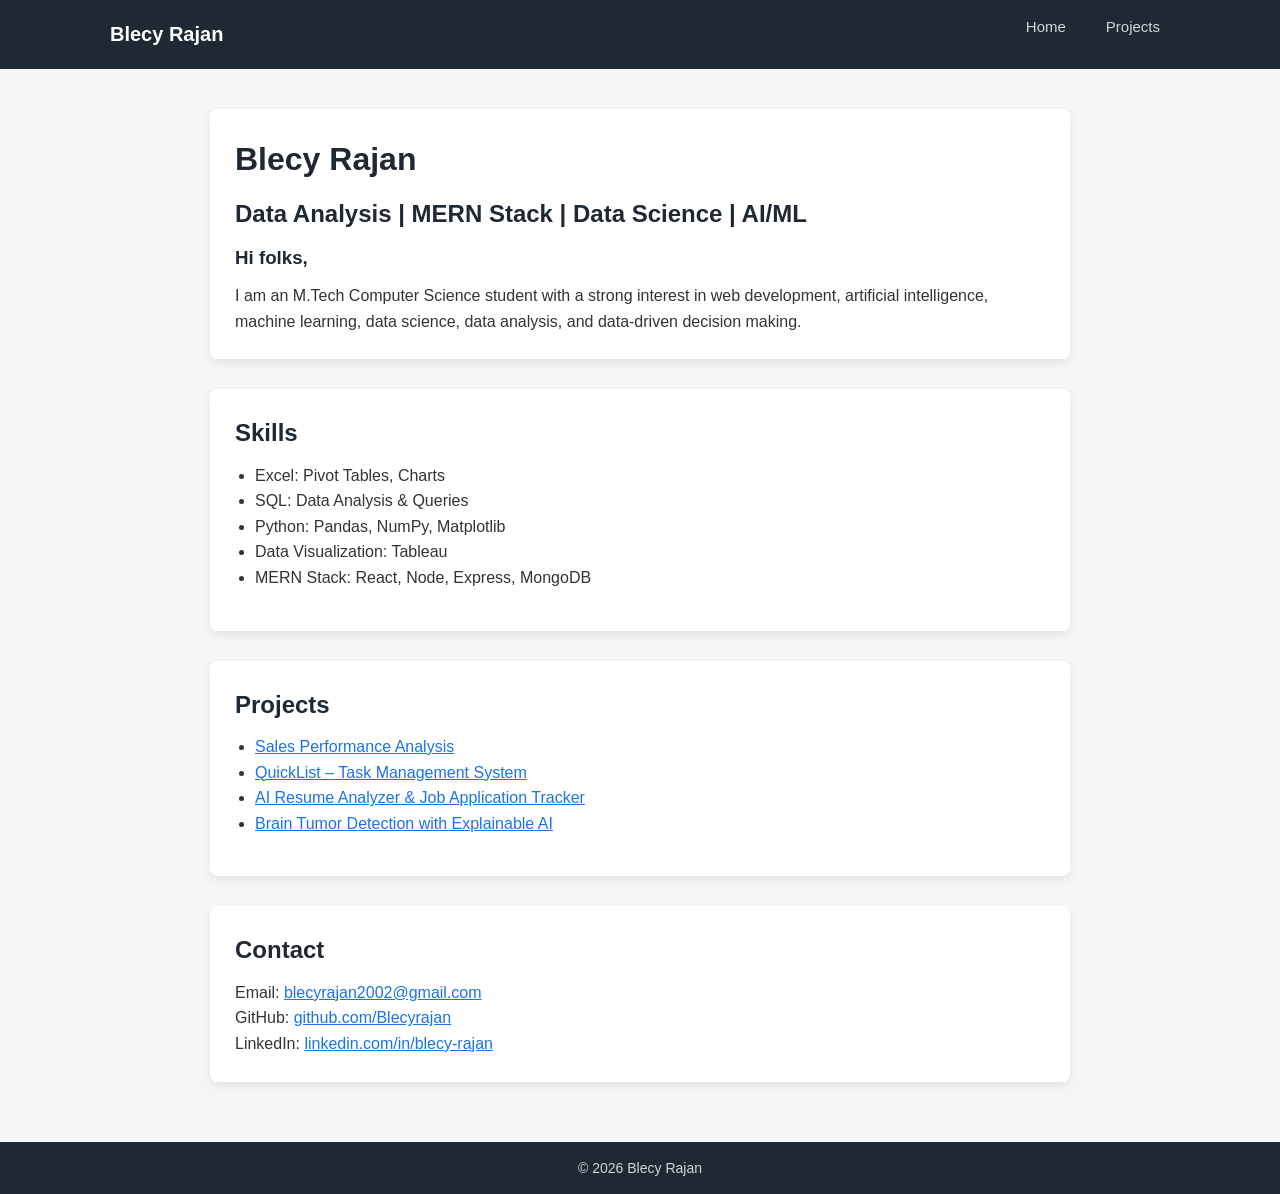
<file: docs/index.html>
<!DOCTYPE html>
<html lang="en">
<head>
    <title>Blecy Rajan Portfolio</title>
    <link rel="stylesheet" href="css/style.css">
</head>
<body>

<!-- NAVBAR -->
<nav class="navbar">
    <div class="nav-container">
        <div class="logo">
            <a href="index.html">Blecy Rajan</a>
        </div>
        <ul class="nav-links">
            <li><a href="index.html">Home</a></li>
            <li><a href="projects.html">Projects</a></li>
        </ul>
    </div>
</nav>

<!-- CONTENT -->
<div class="container">

    <div class="card">
        <h1>Blecy Rajan</h1>
        <h2>Data Analysis | MERN Stack |  Data Science | AI/ML</h2>
        <h3>Hi folks,</h3>
        <p>
            I am an M.Tech Computer Science student with a strong interest in
            web development, artificial intelligence, machine learning, data science,
            data analysis, and data-driven decision making.
        </p>
    </div>

    <div class="card">
        <h2>Skills</h2>
        <ul>
            <li>Excel: Pivot Tables, Charts</li>
            <li>SQL: Data Analysis & Queries</li>
            <li>Python: Pandas, NumPy, Matplotlib</li>
            <li>Data Visualization: Tableau </li>
            <li>MERN Stack: React, Node, Express, MongoDB</li>
        </ul>
    </div>

    <div class="card">
        <h2>Projects</h2>
        <ul>
            <li><a href="projects.html#sales-analysis">Sales Performance Analysis</a></li>
            <li><a href="projects.html#quicklist">QuickList – Task Management System</a></li>
            <li><a href="projects.html#resume-analyzer">AI Resume Analyzer & Job Application Tracker</a></li>
            <li><a href="projects.html#brain-tumor">Brain Tumor Detection with Explainable AI</a></li>
        </ul>
    </div>

    <div class="card">
        <h2>Contact</h2>
        <p>Email: <a href="mailto:blecyrajan2002@gmail.com">blecyrajan2002@gmail.com</a></p>
        <p>GitHub: <a href="https://github.com/Blecyrajan" target="_blank">github.com/Blecyrajan</a></p>
        <p>LinkedIn: <a href="https://www.linkedin.com/in/blecy-rajan-363b63200" target="_blank">linkedin.com/in/blecy-rajan</a></p>
    </div>

</div>

<div class="footer">
    © 2026 Blecy Rajan
</div>

</body>
</html>
</file>
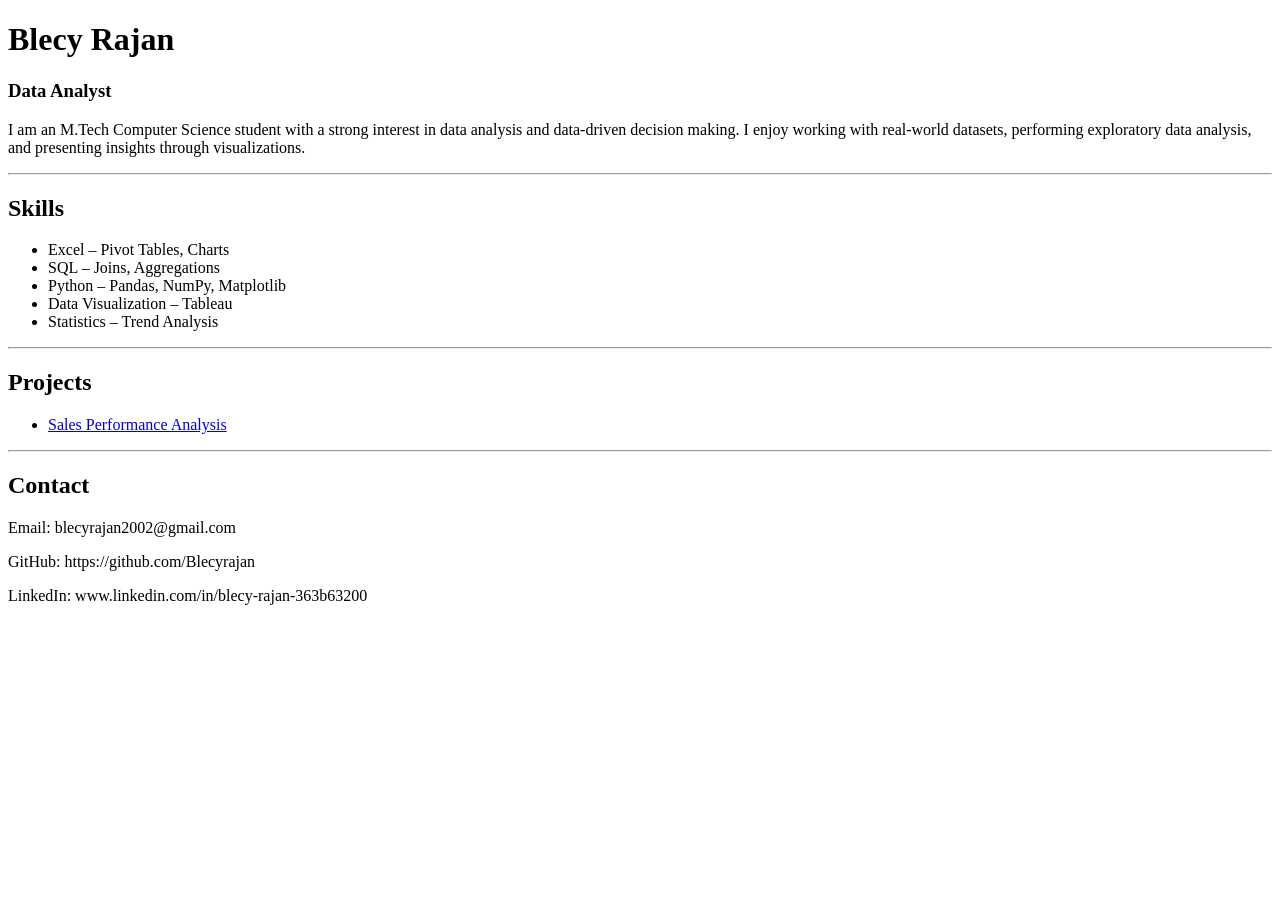
<file: Portfolio-main/docs/index.html>
<!DOCTYPE html>
<html>
<head>
    <title>Blecy Rajan | Data Analyst Portfolio</title>
</head>
<body>

<h1>Blecy Rajan</h1>
<h3>Data Analyst</h3>

<p>
I am an M.Tech Computer Science student with a strong interest in data analysis
and data-driven decision making. I enjoy working with real-world datasets,
performing exploratory data analysis, and presenting insights through
visualizations.
</p>

<hr>

<h2>Skills</h2>
<ul>
    <li>Excel – Pivot Tables, Charts</li>
    <li>SQL – Joins, Aggregations</li>
    <li>Python – Pandas, NumPy, Matplotlib</li>
    <li>Data Visualization – Tableau</li>
    <li>Statistics – Trend Analysis</li>
</ul>

<hr>

<h2>Projects</h2>
<ul>
    <li><a href="projects.html">Sales Performance Analysis</a></li>
</ul>

<hr>

<h2>Contact</h2>
<p>Email: blecyrajan2002@gmail.com</p>
<p>GitHub: https://github.com/Blecyrajan</p>
<p>LinkedIn: www.linkedin.com/in/blecy-rajan-363b63200</p>

</body>
</html>
</file>
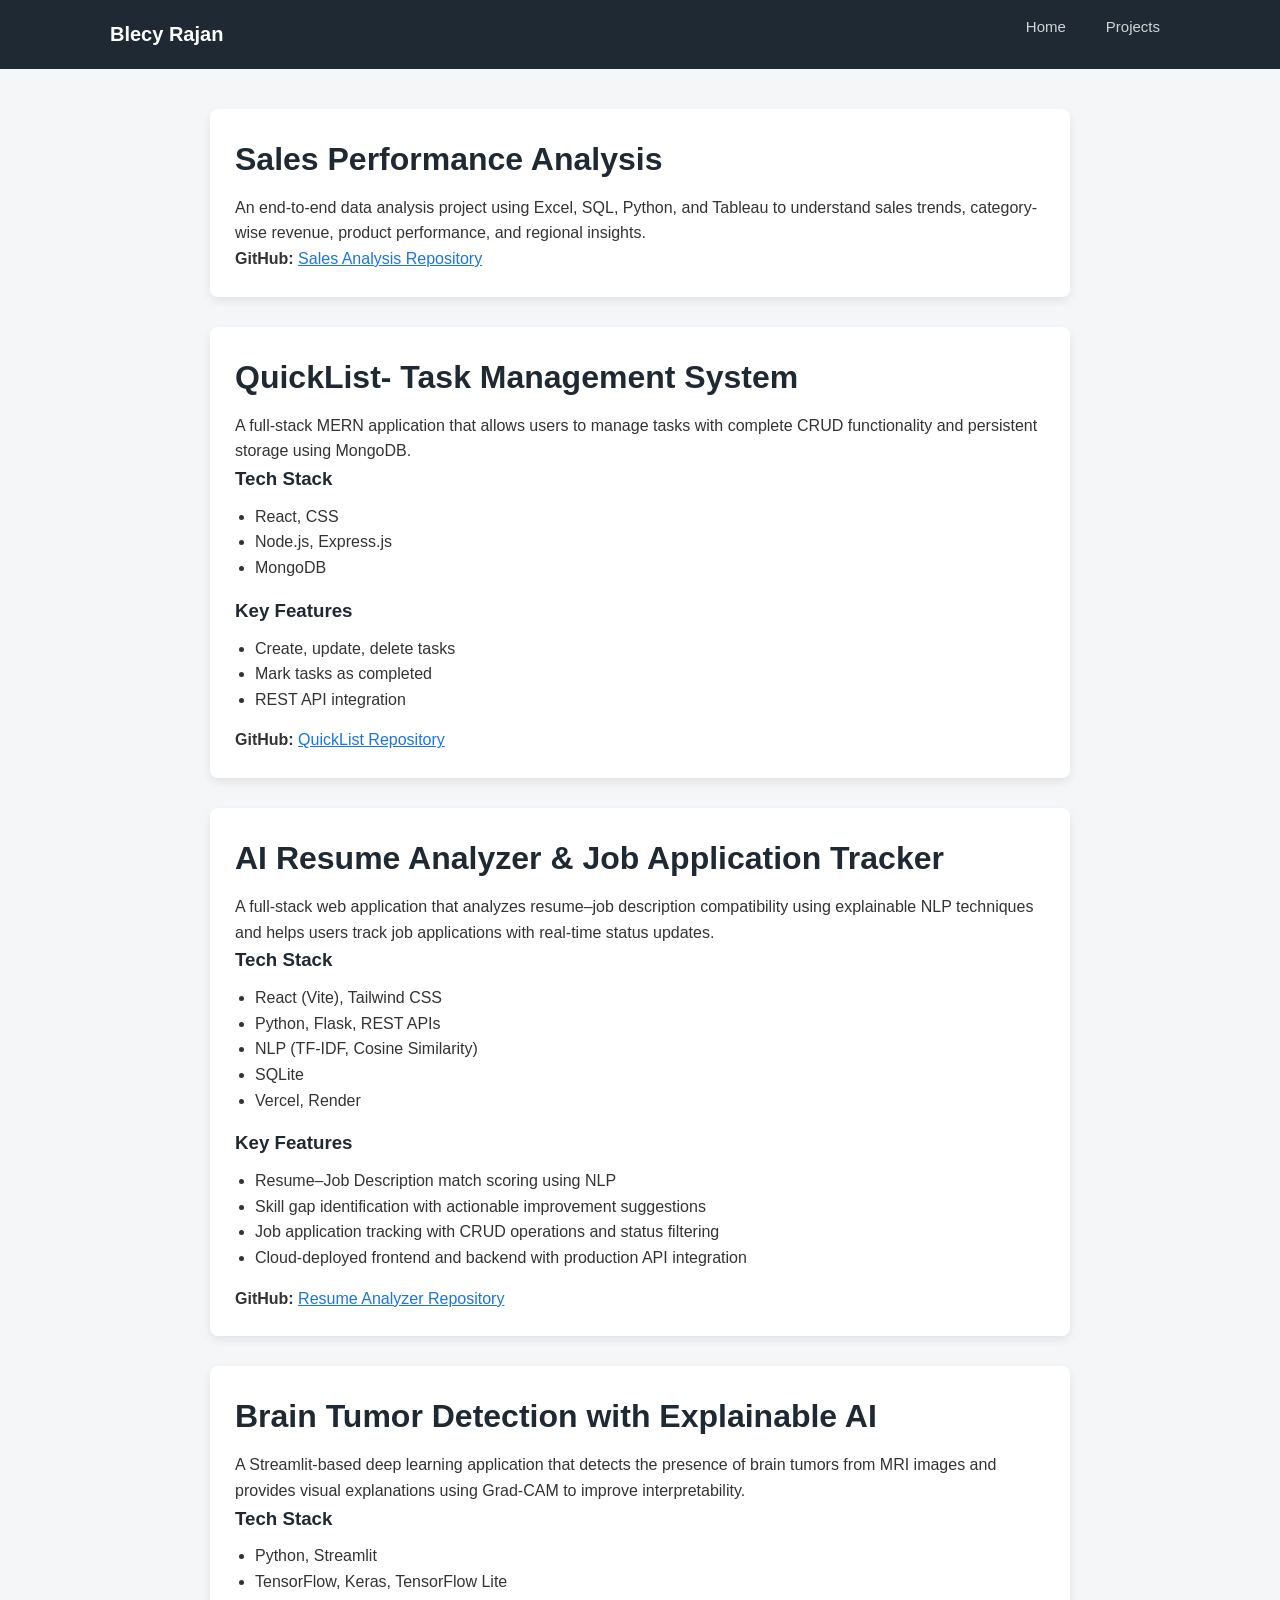
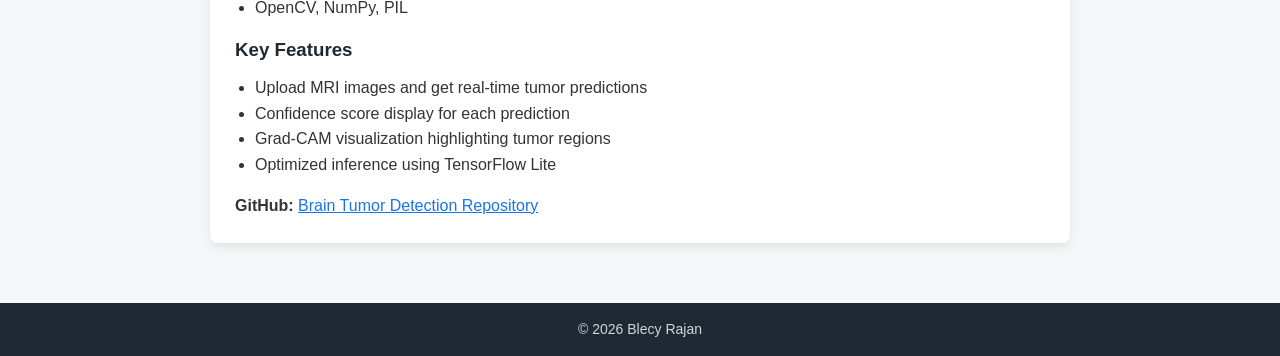
<file: docs/projects.html>
<!DOCTYPE html>
<html lang="en">
<head>
    <title>Projects | Portfolio</title>
    <link rel="stylesheet" href="css/style.css">
</head>
<body>

<nav class="navbar">
    <div class="nav-container">
        <div class="logo">
            <a href="index.html">Blecy Rajan</a>
        </div>
        <ul class="nav-links">
            <li><a href="index.html">Home</a></li>
            <li><a href="projects.html">Projects</a></li>
        </ul>
    </div>
</nav>

<div class="container">

    <div class="card" id="sales-analysis">
        <h1>Sales Performance Analysis</h1>
        <p>
            An end-to-end data analysis project using Excel, SQL, Python, and
            Tableau to understand sales trends, category-wise revenue,
            product performance, and regional insights.
        </p>
        <p>
            <strong>GitHub:</strong>
            <a href="https://github.com/Blecyrajan/Portfolio/tree/main/docs" target="_blank">
                Sales Analysis Repository
            </a>
        </p>
    </div>

    <div class="card" id="quicklist">
        <h1>QuickList- Task Management System</h1>
        <p>
            A full-stack MERN application that allows users to manage tasks with
            complete CRUD functionality and persistent storage using MongoDB.
        </p>

        <h3>Tech Stack</h3>
        <ul>
            <li>React, CSS</li>
            <li>Node.js, Express.js</li>
            <li>MongoDB</li>
        </ul>

        <h3>Key Features</h3>
        <ul>
            <li>Create, update, delete tasks</li>
            <li>Mark tasks as completed</li>
            <li>REST API integration</li>
        </ul>

        <p>
            <strong>GitHub:</strong>
            <a href="https://github.com/Blecyrajan/QuickList" target="_blank">
                QuickList Repository
            </a>
        </p>
    </div><div class="card" id="resume-analyzer">
    <h1>AI Resume Analyzer & Job Application Tracker</h1>

    <p>
        A full-stack web application that analyzes resume–job description compatibility
        using explainable NLP techniques and helps users track job applications with
        real-time status updates.
    </p>

    <h3>Tech Stack</h3>
    <ul>
        <li>React (Vite), Tailwind CSS</li>
        <li>Python, Flask, REST APIs</li>
        <li>NLP (TF-IDF, Cosine Similarity)</li>
        <li>SQLite</li>
        <li>Vercel, Render</li>
    </ul>

    <h3>Key Features</h3>
    <ul>
        <li>Resume–Job Description match scoring using NLP</li>
        <li>Skill gap identification with actionable improvement suggestions</li>
        <li>Job application tracking with CRUD operations and status filtering</li>
        <li>Cloud-deployed frontend and backend with production API integration</li>
    </ul>

    <p>
        <strong>GitHub:</strong>
        <a href="https://github.com/Blecyrajan/Job_Tracker.git" target="_blank">
            Resume Analyzer Repository
        </a>
        <br />
    </p>
</div>

<div class="card" id="brain-tumor">
    <h1>Brain Tumor Detection with Explainable AI</h1>
    <p>
        A Streamlit-based deep learning application that detects the presence of
        brain tumors from MRI images and provides visual explanations using
        Grad-CAM to improve interpretability.
    </p>

    <h3>Tech Stack</h3>
    <ul>
        <li>Python, Streamlit</li>
        <li>TensorFlow, Keras, TensorFlow Lite</li>
        <li>OpenCV, NumPy, PIL</li>
    </ul>

    <h3>Key Features</h3>
    <ul>
        <li>Upload MRI images and get real-time tumor predictions</li>
        <li>Confidence score display for each prediction</li>
        <li>Grad-CAM visualization highlighting tumor regions</li>
        <li>Optimized inference using TensorFlow Lite</li>
    </ul>

    <p>
        <strong>GitHub:</strong>
        <a href="https://github.com/Blecyrajan/brain_tumor_streamlit" target="_blank">
            Brain Tumor Detection Repository
        </a>
    </p>
</div>




</div>

<div class="footer">
    © 2026 Blecy Rajan
</div>

</body>
</html>
</file>
<file: docs/css/style.css>
/* ===== GLOBAL ===== */
* {
    margin: 0;
    padding: 0;
    box-sizing: border-box;
}

body {
    font-family: "Segoe UI", Arial, sans-serif;
    background-color: #f4f6f8;
    color: #333;
    line-height: 1.6;
}

/* ===== NAVBAR ===== */
.navbar {
    background-color: #1f2933;
}

.nav-container {
    max-width: 1100px;
    margin: auto;
    padding: 14px 20px;
    display: flex;
    justify-content: space-between;
    align-items: center;
}

.logo a {
    color: #ffffff;
    font-size: 20px;
    font-weight: 600;
    text-decoration: none;
}

.nav-links {
    list-style: none;
    display: flex;
    gap: 20px;
}

.nav-links a {
    color: #d1d5db;
    text-decoration: none;
    font-size: 15px;
    padding: 6px 10px;
    border-radius: 4px;
}

.nav-links a:hover {
    background-color: #1a73e8;
    color: #ffffff;
}

/* ===== MAIN CONTAINER ===== */
.container {
    max-width: 900px;
    margin: 40px auto;
    padding: 0 20px;
}

/* ===== HEADINGS ===== */
h1, h2, h3 {
    color: #1f2933;
    margin-bottom: 10px;
}

/* ===== CARDS ===== */
.card {
    background-color: #ffffff;
    padding: 25px;
    margin-bottom: 30px;
    border-radius: 8px;
    box-shadow: 0 4px 10px rgba(0,0,0,0.08);
}

/* ===== LISTS ===== */
ul {
    margin-left: 20px;
    margin-bottom: 15px;
}

/* ===== LINKS ===== */
a {
    color: #1a73e8;
    font-weight: 500;
}

a:hover {
    text-decoration: underline;
}

/* ===== FOOTER ===== */
.footer {
    margin-top: 60px;
    padding: 15px;
    text-align: center;
    background-color: #1f2933;
    color: #d1d5db;
    font-size: 14px;
}
</file>
